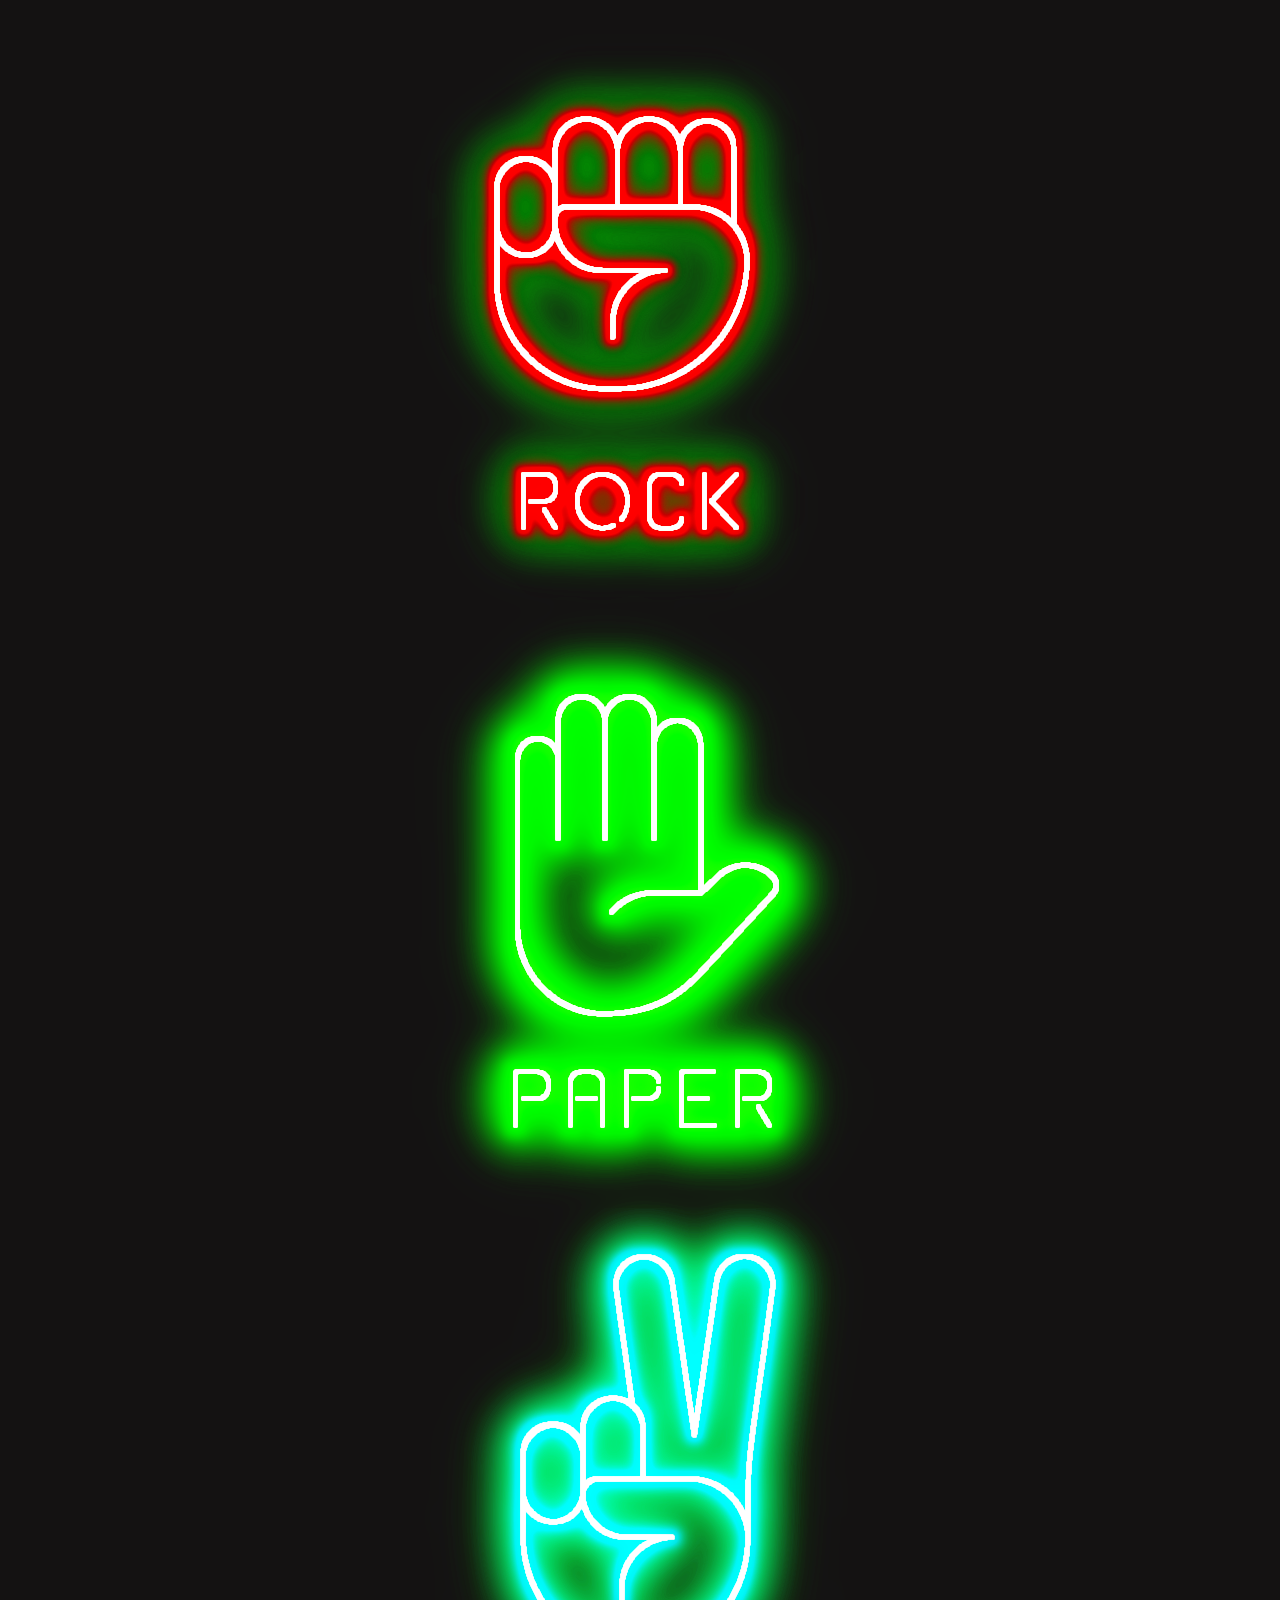
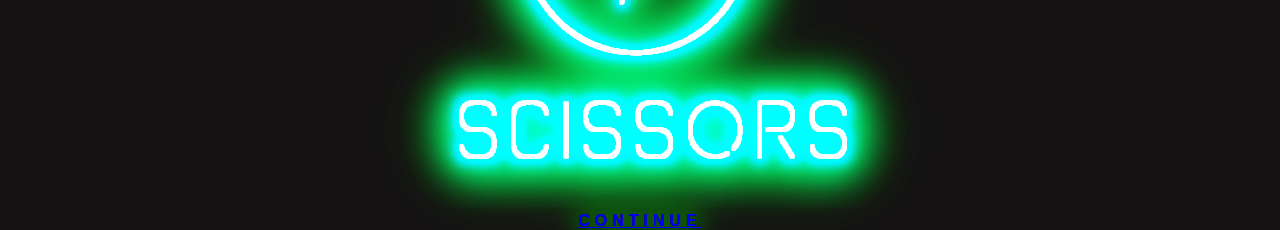
<file: indexOld.html>
<!DOCTYPE html>
<html>
<head>
  <meta charset="UTF-8">
  <title>Rock, Paper, Scissors</title>
  <script src="script.js" defer></script>
  <link rel="stylesheet" href="styles.css">
</head>
<body>
  <div id="intro-container" >
    <div id="rock-img-container" class="img-container fadein">
      <img src="rock.png" alt="Rock logo" class="intro-img">
    </div>
    
    <div id="paper-img-container" class="img-container fadein">
      <img src="paper.png" alt="Paper logo" class="intro-img">
    </div>
    
    <div id="scis-img-container" class="img-container fadein">
      <img src="scissors.png" alt="Scissors logo" class="intro-img">
    </div>
    
    <div id="cont-btn-container" class="dnone fadein">
      <a href="game.html" id="cont-btn">CONTINUE</a>
    </div>
  </div>


  <footer></footer>
</body>
</html>
</file>
<file: styles.css>
html {
  background: #141212;
}

body {
  max-width: 960px;
  margin: auto;
  height: 1080px;
  overflow: hidden;
  font-family: "Press Start 2P", sans-serif;
  color: #00b140;
  letter-spacing: 5px;
  font-weight: bold;
  filter: drop-shadow(0 0 10px #00b140) drop-shadow(0 0 20px #00b140) contrast(2) brightness(1);
  text-align: center;
}


.fadein {
  
  animation: fadeIn 2s forwards; 
  
}

.hidden {
  opacity: 0;
  display: none; 
}

.fadeout {
  opacity: 1;
  animation: fadeOut 2s backwards;
}

@keyframes fadeIn {
  0% { opacity: 0; }
  100% { opacity: 1; }
}

@keyframes fadeOut {
  from {
    opacity: 1;
  }

  to {
    opacity: 0;
  }
}

.dontshow {
  display: none;
}

#titles {
	font-size: 20px;
  min-height: 60vh;
  display: flex;
  flex-direction: column;
  justify-content: flex-end;
  
}
	


#game-container {
  display: flex;
  justify-content: space-around;
  align-items: flex-end;
}

#container {
  display: flex;
  flex-direction: column;
  align-items: center;
  justify-content: flex-end;
}



.option {
  min-width: 200px;
  min-height: 50px;
  border-style: solid;
  border-width: 2px;
  display: flex;
  flex-direction: column;
  justify-content: center;
  margin-bottom: -70px;
  border-radius: 3px;
}

#button-div {
  display: flex;
  max-width: 960px;
  align-items: center;
  justify-content: center;
  flex-direction: column;
  gap: 80px;  
}

@media only screen and (min-width: 700px) {
  #button-div {
    flex-direction: row;
    margin-right: 72px;
  }

}


.option:hover {
  background:#00b140;
  color: #141212;
}
</file>
